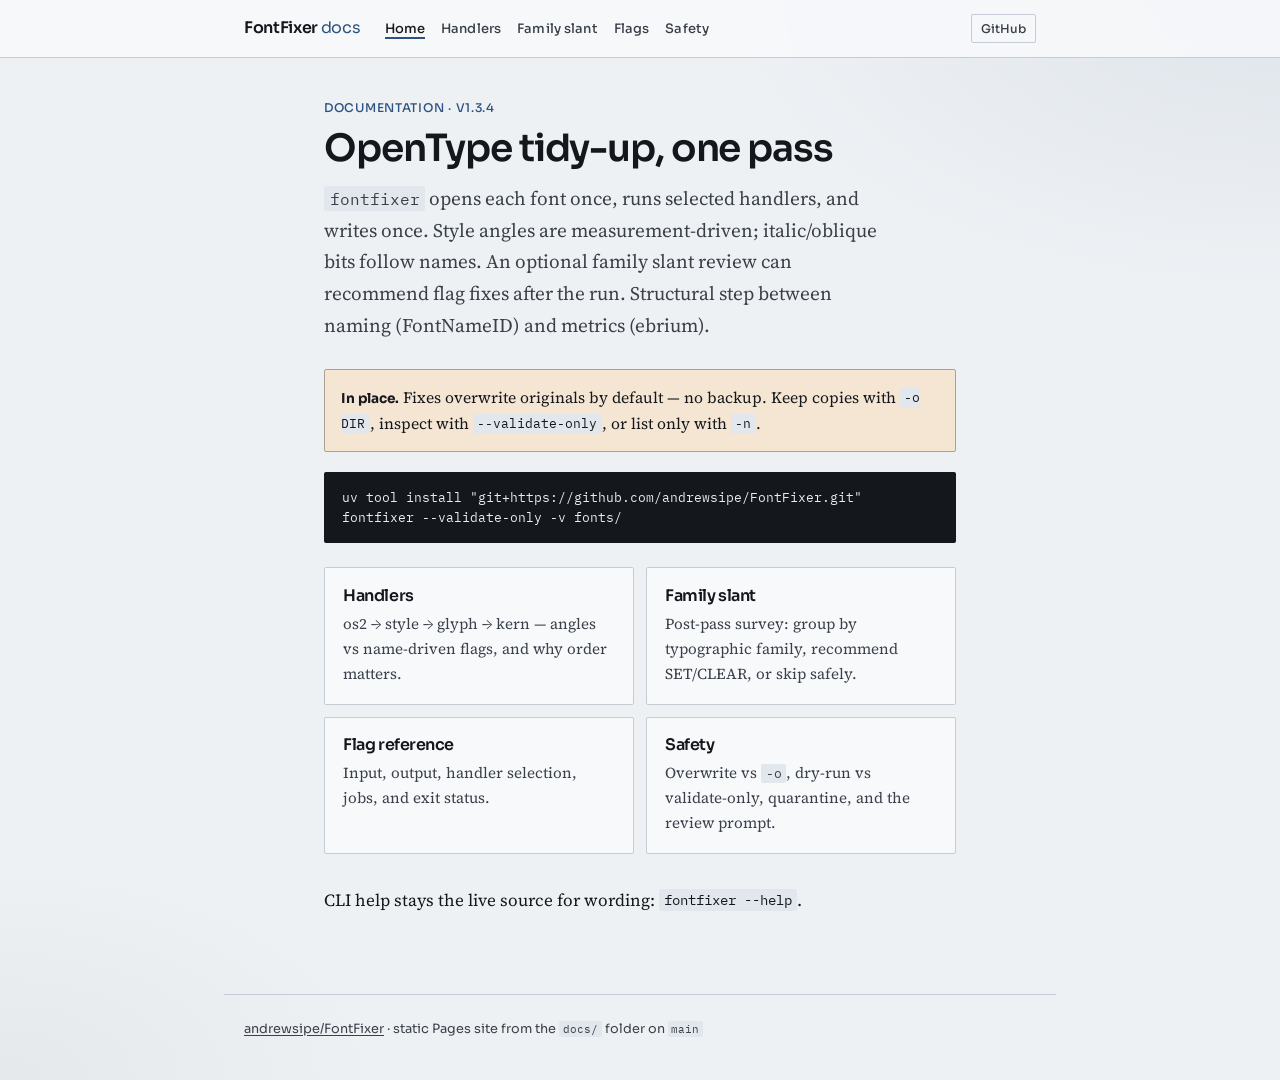
<file: docs/index.html>
<!DOCTYPE html>
<html lang="en">
<head>
  <meta charset="utf-8" />
  <meta name="viewport" content="width=device-width, initial-scale=1" />
  <title>FontFixer docs</title>
  <meta name="description" content="OpenType tidy-up — handlers, family slant review, flags, and safety for fontfixer." />
  <link rel="preconnect" href="https://fonts.googleapis.com" />
  <link rel="preconnect" href="https://fonts.gstatic.com" crossorigin />
  <link href="https://fonts.googleapis.com/css2?family=IBM+Plex+Mono:wght@400;500&family=Sora:wght@400;500;600&family=Source+Serif+4:opsz,wght@8..60,400;8..60,600&display=swap" rel="stylesheet" />
  <link rel="stylesheet" href="styles.css" />
</head>
<body>
  <header class="site-header">
    <div class="site-header-inner">
      <a class="brand" href="index.html">FontFixer <span>docs</span></a>
      <nav class="nav" aria-label="Primary">
        <a href="index.html" aria-current="page">Home</a>
        <a href="handlers.html">Handlers</a>
        <a href="family-slant.html">Family slant</a>
        <a href="flags.html">Flags</a>
        <a href="safety.html">Safety</a>
      </nav>
      <a class="github-link" href="https://github.com/andrewsipe/FontFixer">GitHub</a>
    </div>
  </header>

  <main>
    <p class="meta">Documentation · v1.3.4</p>
    <h1>OpenType tidy-up, one pass</h1>
    <p class="lede">
      <code>fontfixer</code> opens each font once, runs selected handlers, and writes once. Style angles are measurement-driven; italic/oblique bits follow names. An optional family slant review can recommend flag fixes after the run. Structural step between naming (FontNameID) and metrics (ebrium).
    </p>

    <div class="callout warn">
      <strong>In place.</strong> Fixes overwrite originals by default — no backup. Keep copies with <code>-o DIR</code>, inspect with <code>--validate-only</code>, or list only with <code>-n</code>.
    </div>

    <pre><code>uv tool install "git+https://github.com/andrewsipe/FontFixer.git"
fontfixer --validate-only -v fonts/</code></pre>

    <div class="card-grid">
      <a class="card" href="handlers.html">
        <h2>Handlers</h2>
        <p>os2 → style → glyph → kern — angles vs name-driven flags, and why order matters.</p>
      </a>
      <a class="card" href="family-slant.html">
        <h2>Family slant</h2>
        <p>Post-pass survey: group by typographic family, recommend SET/CLEAR, or skip safely.</p>
      </a>
      <a class="card" href="flags.html">
        <h2>Flag reference</h2>
        <p>Input, output, handler selection, jobs, and exit status.</p>
      </a>
      <a class="card" href="safety.html">
        <h2>Safety</h2>
        <p>Overwrite vs <code>-o</code>, dry-run vs validate-only, quarantine, and the review prompt.</p>
      </a>
    </div>

    <p>CLI help stays the live source for wording: <code>fontfixer --help</code>.</p>
  </main>

  <footer class="site-footer">
    <a href="https://github.com/andrewsipe/FontFixer">andrewsipe/FontFixer</a>
    · static Pages site from the <code>docs/</code> folder on <code>main</code>
  </footer>
</body>
</html>
</file>
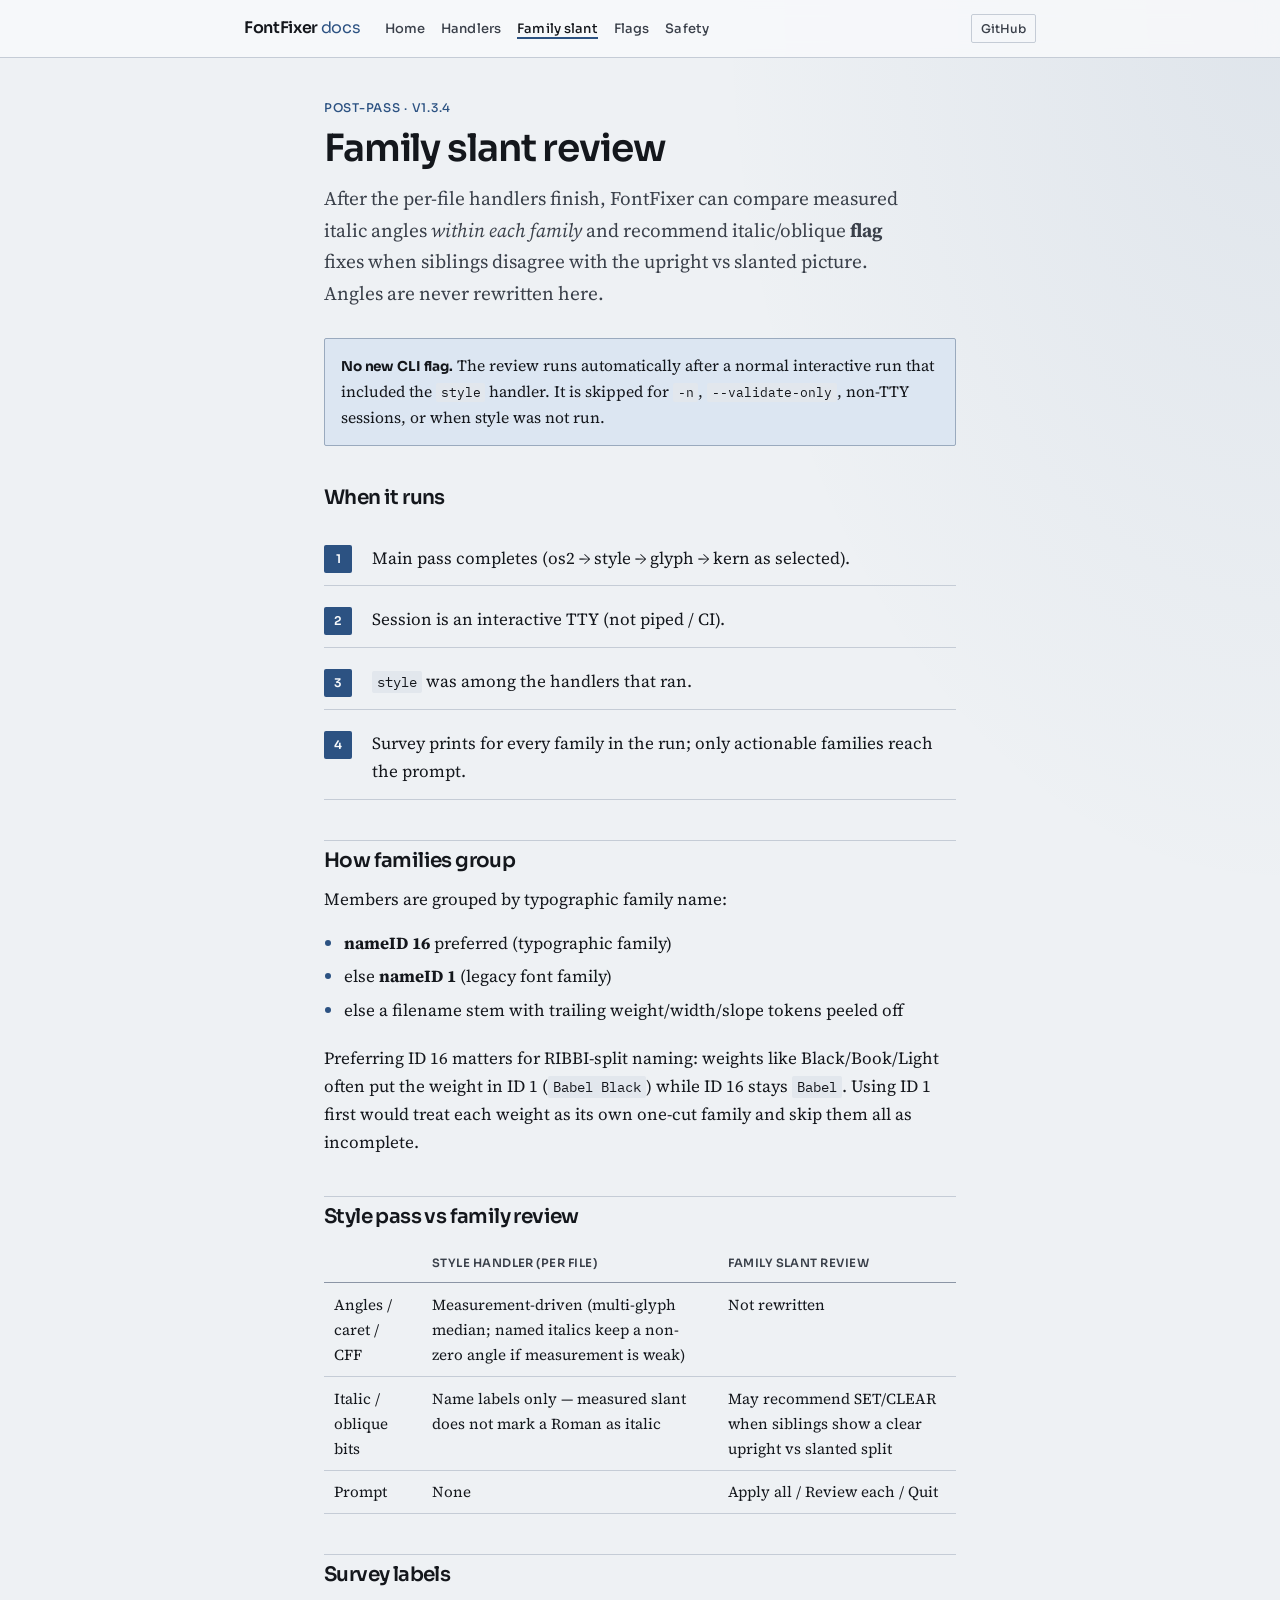
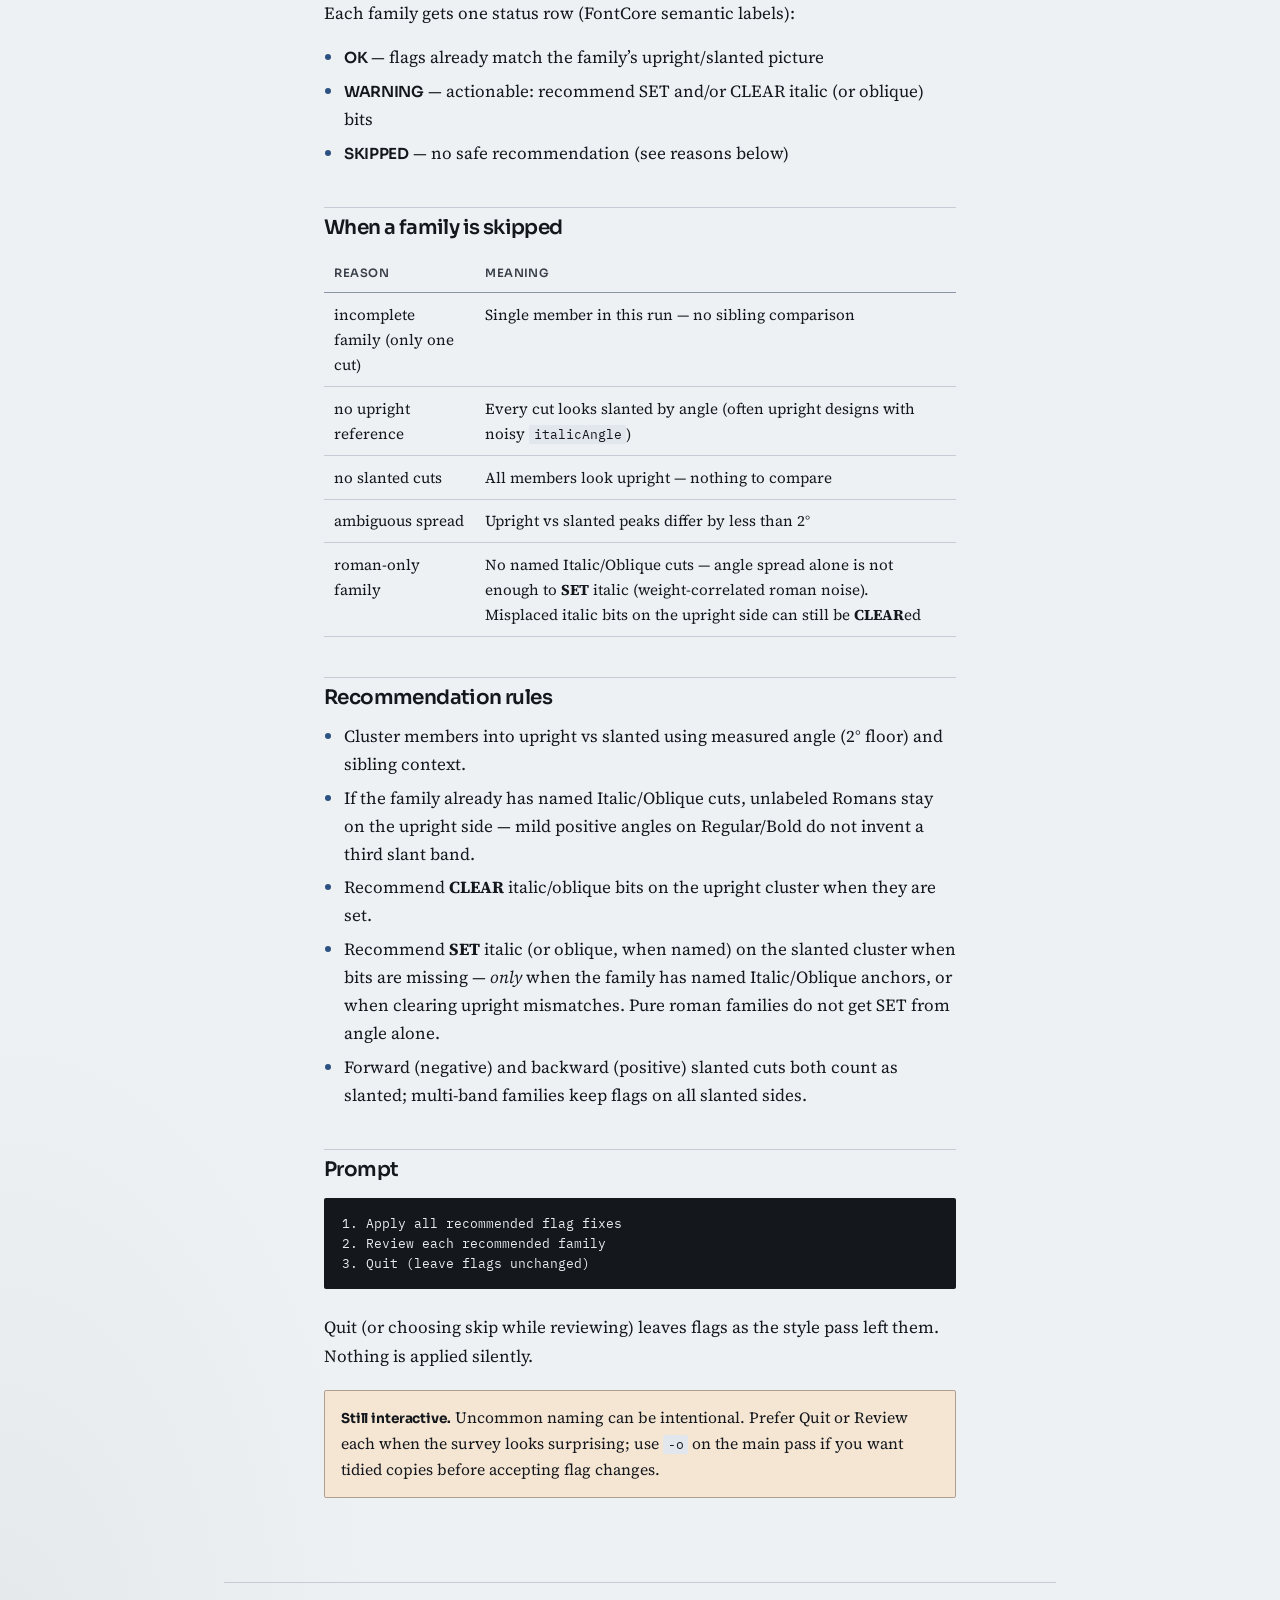
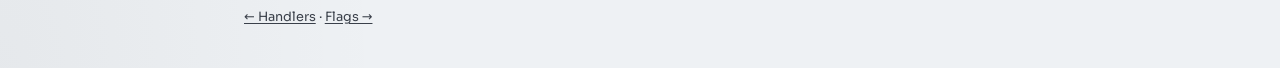
<file: docs/family-slant.html>
<!DOCTYPE html>
<html lang="en">
<head>
  <meta charset="utf-8" />
  <meta name="viewport" content="width=device-width, initial-scale=1" />
  <title>Family slant · FontFixer</title>
  <meta name="description" content="Interactive family slant review — when it runs, how families group, and when flags are recommended." />
  <link rel="preconnect" href="https://fonts.googleapis.com" />
  <link rel="preconnect" href="https://fonts.gstatic.com" crossorigin />
  <link href="https://fonts.googleapis.com/css2?family=IBM+Plex+Mono:wght@400;500&family=Sora:wght@400;500;600&family=Source+Serif+4:opsz,wght@8..60,400;8..60,600&display=swap" rel="stylesheet" />
  <link rel="stylesheet" href="styles.css" />
</head>
<body>
  <header class="site-header">
    <div class="site-header-inner">
      <a class="brand" href="index.html">FontFixer <span>docs</span></a>
      <nav class="nav" aria-label="Primary">
        <a href="index.html">Home</a>
        <a href="handlers.html">Handlers</a>
        <a href="family-slant.html" aria-current="page">Family slant</a>
        <a href="flags.html">Flags</a>
        <a href="safety.html">Safety</a>
      </nav>
      <a class="github-link" href="https://github.com/andrewsipe/FontFixer">GitHub</a>
    </div>
  </header>

  <main>
    <p class="meta">Post-pass · v1.3.4</p>
    <h1>Family slant review</h1>
    <p class="lede">
      After the per-file handlers finish, FontFixer can compare measured italic angles <em>within each family</em> and recommend italic/oblique <strong>flag</strong> fixes when siblings disagree with the upright vs slanted picture. Angles are never rewritten here.
    </p>

    <div class="callout">
      <strong>No new CLI flag.</strong> The review runs automatically after a normal interactive run that included the <code>style</code> handler. It is skipped for <code>-n</code>, <code>--validate-only</code>, non-TTY sessions, or when style was not run.
    </div>

    <h2>When it runs</h2>
    <ol class="steps">
      <li>Main pass completes (os2 → style → glyph → kern as selected).</li>
      <li>Session is an interactive TTY (not piped / CI).</li>
      <li><code>style</code> was among the handlers that ran.</li>
      <li>Survey prints for every family in the run; only actionable families reach the prompt.</li>
    </ol>

    <h2>How families group</h2>
    <p>Members are grouped by typographic family name:</p>
    <ul>
      <li><strong>nameID 16</strong> preferred (typographic family)</li>
      <li>else <strong>nameID 1</strong> (legacy font family)</li>
      <li>else a filename stem with trailing weight/width/slope tokens peeled off</li>
    </ul>
    <p>
      Preferring ID 16 matters for RIBBI-split naming: weights like Black/Book/Light often put the weight in ID 1 (<code>Babel Black</code>) while ID 16 stays <code>Babel</code>. Using ID 1 first would treat each weight as its own one-cut family and skip them all as incomplete.
    </p>

    <h2>Style pass vs family review</h2>
    <table>
      <thead>
        <tr><th></th><th>Style handler (per file)</th><th>Family slant review</th></tr>
      </thead>
      <tbody>
        <tr>
          <td>Angles / caret / CFF</td>
          <td>Measurement-driven (multi-glyph median; named italics keep a non-zero angle if measurement is weak)</td>
          <td>Not rewritten</td>
        </tr>
        <tr>
          <td>Italic / oblique bits</td>
          <td>Name labels only — measured slant does not mark a Roman as italic</td>
          <td>May recommend SET/CLEAR when siblings show a clear upright vs slanted split</td>
        </tr>
        <tr>
          <td>Prompt</td>
          <td>None</td>
          <td>Apply all / Review each / Quit</td>
        </tr>
      </tbody>
    </table>

    <h2>Survey labels</h2>
    <p>Each family gets one status row (FontCore semantic labels):</p>
    <ul>
      <li><span class="term">OK</span> — flags already match the family’s upright/slanted picture</li>
      <li><span class="term">WARNING</span> — actionable: recommend SET and/or CLEAR italic (or oblique) bits</li>
      <li><span class="term">SKIPPED</span> — no safe recommendation (see reasons below)</li>
    </ul>

    <h2>When a family is skipped</h2>
    <table>
      <thead>
        <tr><th>Reason</th><th>Meaning</th></tr>
      </thead>
      <tbody>
        <tr>
          <td>incomplete family (only one cut)</td>
          <td>Single member in this run — no sibling comparison</td>
        </tr>
        <tr>
          <td>no upright reference</td>
          <td>Every cut looks slanted by angle (often upright designs with noisy <code>italicAngle</code>)</td>
        </tr>
        <tr>
          <td>no slanted cuts</td>
          <td>All members look upright — nothing to compare</td>
        </tr>
        <tr>
          <td>ambiguous spread</td>
          <td>Upright vs slanted peaks differ by less than 2°</td>
        </tr>
        <tr>
          <td>roman-only family</td>
          <td>No named Italic/Oblique cuts — angle spread alone is not enough to <strong>SET</strong> italic (weight-correlated roman noise). Misplaced italic bits on the upright side can still be <strong>CLEAR</strong>ed</td>
        </tr>
      </tbody>
    </table>

    <h2>Recommendation rules</h2>
    <ul>
      <li>Cluster members into upright vs slanted using measured angle (2° floor) and sibling context.</li>
      <li>If the family already has named Italic/Oblique cuts, unlabeled Romans stay on the upright side — mild positive angles on Regular/Bold do not invent a third slant band.</li>
      <li>Recommend <strong>CLEAR</strong> italic/oblique bits on the upright cluster when they are set.</li>
      <li>Recommend <strong>SET</strong> italic (or oblique, when named) on the slanted cluster when bits are missing — <em>only</em> when the family has named Italic/Oblique anchors, or when clearing upright mismatches. Pure roman families do not get SET from angle alone.</li>
      <li>Forward (negative) and backward (positive) slanted cuts both count as slanted; multi-band families keep flags on all slanted sides.</li>
    </ul>

    <h2>Prompt</h2>
    <pre><code>1. Apply all recommended flag fixes
2. Review each recommended family
3. Quit (leave flags unchanged)</code></pre>
    <p>Quit (or choosing skip while reviewing) leaves flags as the style pass left them. Nothing is applied silently.</p>

    <div class="callout warn">
      <strong>Still interactive.</strong> Uncommon naming can be intentional. Prefer Quit or Review each when the survey looks surprising; use <code>-o</code> on the main pass if you want tidied copies before accepting flag changes.
    </div>
  </main>

  <footer class="site-footer">
    <a href="handlers.html">← Handlers</a>
    · <a href="flags.html">Flags →</a>
  </footer>
</body>
</html>
</file>
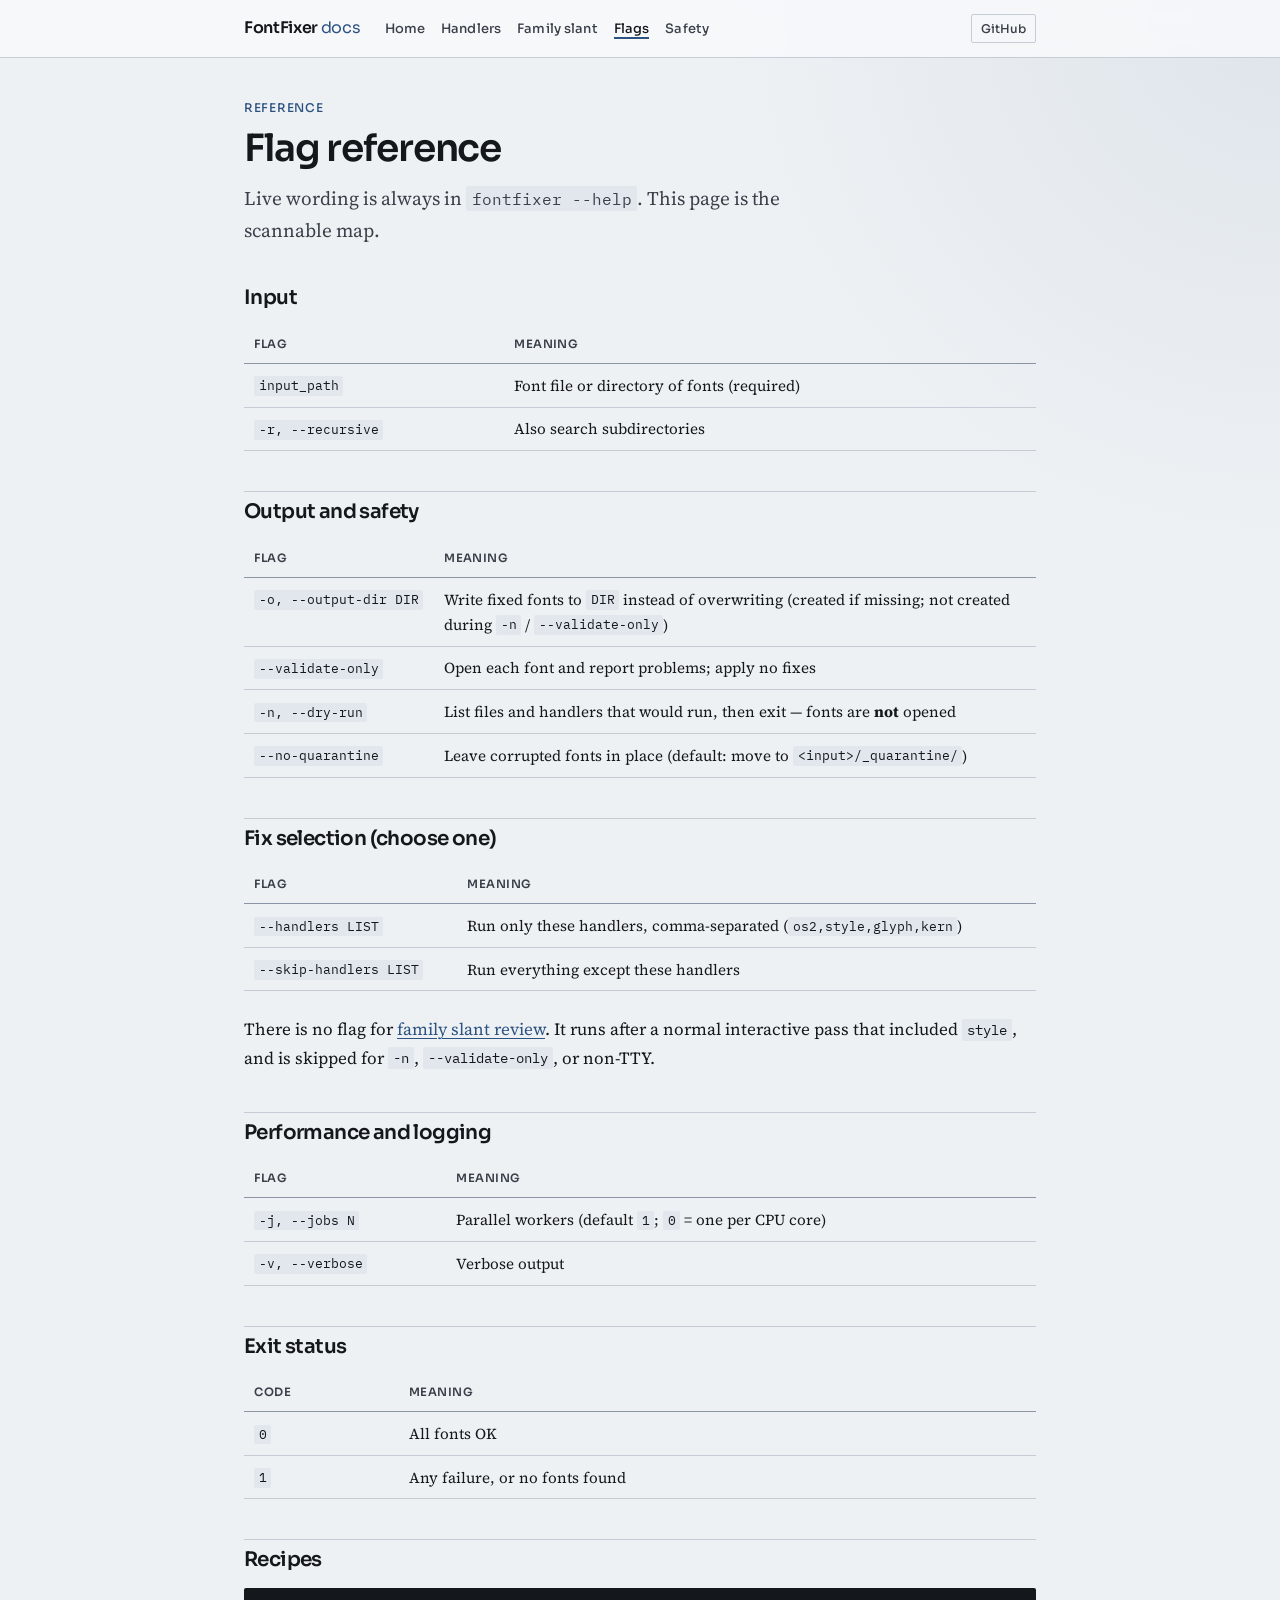
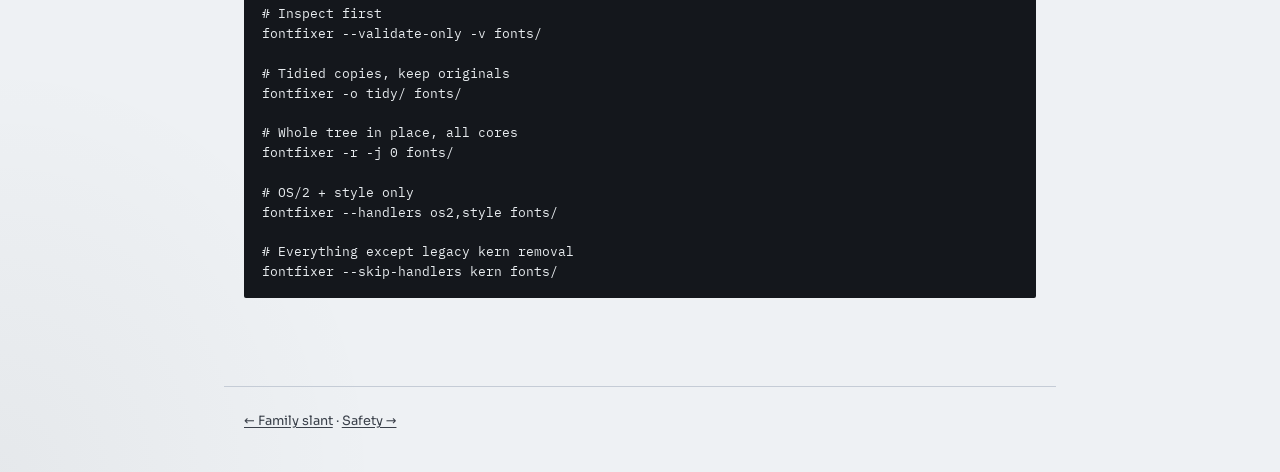
<file: docs/flags.html>
<!DOCTYPE html>
<html lang="en">
<head>
  <meta charset="utf-8" />
  <meta name="viewport" content="width=device-width, initial-scale=1" />
  <title>Flags · FontFixer</title>
  <link rel="preconnect" href="https://fonts.googleapis.com" />
  <link rel="preconnect" href="https://fonts.gstatic.com" crossorigin />
  <link href="https://fonts.googleapis.com/css2?family=IBM+Plex+Mono:wght@400;500&family=Sora:wght@400;500;600&family=Source+Serif+4:opsz,wght@8..60,400;8..60,600&display=swap" rel="stylesheet" />
  <link rel="stylesheet" href="styles.css" />
</head>
<body>
  <header class="site-header">
    <div class="site-header-inner">
      <a class="brand" href="index.html">FontFixer <span>docs</span></a>
      <nav class="nav" aria-label="Primary">
        <a href="index.html">Home</a>
        <a href="handlers.html">Handlers</a>
        <a href="family-slant.html">Family slant</a>
        <a href="flags.html" aria-current="page">Flags</a>
        <a href="safety.html">Safety</a>
      </nav>
      <a class="github-link" href="https://github.com/andrewsipe/FontFixer">GitHub</a>
    </div>
  </header>

  <main class="wide">
    <p class="meta">Reference</p>
    <h1>Flag reference</h1>
    <p class="lede">Live wording is always in <code>fontfixer --help</code>. This page is the scannable map.</p>

    <h2>Input</h2>
    <table>
      <thead>
        <tr><th>Flag</th><th>Meaning</th></tr>
      </thead>
      <tbody>
        <tr><td><code>input_path</code></td><td>Font file or directory of fonts (required)</td></tr>
        <tr><td><code>-r, --recursive</code></td><td>Also search subdirectories</td></tr>
      </tbody>
    </table>

    <h2>Output and safety</h2>
    <table>
      <thead>
        <tr><th>Flag</th><th>Meaning</th></tr>
      </thead>
      <tbody>
        <tr><td><code>-o, --output-dir DIR</code></td><td>Write fixed fonts to <code>DIR</code> instead of overwriting (created if missing; not created during <code>-n</code> / <code>--validate-only</code>)</td></tr>
        <tr><td><code>--validate-only</code></td><td>Open each font and report problems; apply no fixes</td></tr>
        <tr><td><code>-n, --dry-run</code></td><td>List files and handlers that would run, then exit — fonts are <strong>not</strong> opened</td></tr>
        <tr><td><code>--no-quarantine</code></td><td>Leave corrupted fonts in place (default: move to <code>&lt;input&gt;/_quarantine/</code>)</td></tr>
      </tbody>
    </table>

    <h2>Fix selection (choose one)</h2>
    <table>
      <thead>
        <tr><th>Flag</th><th>Meaning</th></tr>
      </thead>
      <tbody>
        <tr><td><code>--handlers LIST</code></td><td>Run only these handlers, comma-separated (<code>os2,style,glyph,kern</code>)</td></tr>
        <tr><td><code>--skip-handlers LIST</code></td><td>Run everything except these handlers</td></tr>
      </tbody>
    </table>
    <p>
      There is no flag for <a href="family-slant.html">family slant review</a>. It runs after a normal interactive pass that included <code>style</code>, and is skipped for <code>-n</code>, <code>--validate-only</code>, or non-TTY.
    </p>

    <h2>Performance and logging</h2>
    <table>
      <thead>
        <tr><th>Flag</th><th>Meaning</th></tr>
      </thead>
      <tbody>
        <tr><td><code>-j, --jobs N</code></td><td>Parallel workers (default <code>1</code>; <code>0</code> = one per CPU core)</td></tr>
        <tr><td><code>-v, --verbose</code></td><td>Verbose output</td></tr>
      </tbody>
    </table>

    <h2>Exit status</h2>
    <table>
      <thead>
        <tr><th>Code</th><th>Meaning</th></tr>
      </thead>
      <tbody>
        <tr><td><code>0</code></td><td>All fonts OK</td></tr>
        <tr><td><code>1</code></td><td>Any failure, or no fonts found</td></tr>
      </tbody>
    </table>

    <h2>Recipes</h2>
    <pre><code># Inspect first
fontfixer --validate-only -v fonts/

# Tidied copies, keep originals
fontfixer -o tidy/ fonts/

# Whole tree in place, all cores
fontfixer -r -j 0 fonts/

# OS/2 + style only
fontfixer --handlers os2,style fonts/

# Everything except legacy kern removal
fontfixer --skip-handlers kern fonts/</code></pre>
  </main>

  <footer class="site-footer">
    <a href="family-slant.html">← Family slant</a>
    · <a href="safety.html">Safety →</a>
  </footer>
</body>
</html>
</file>
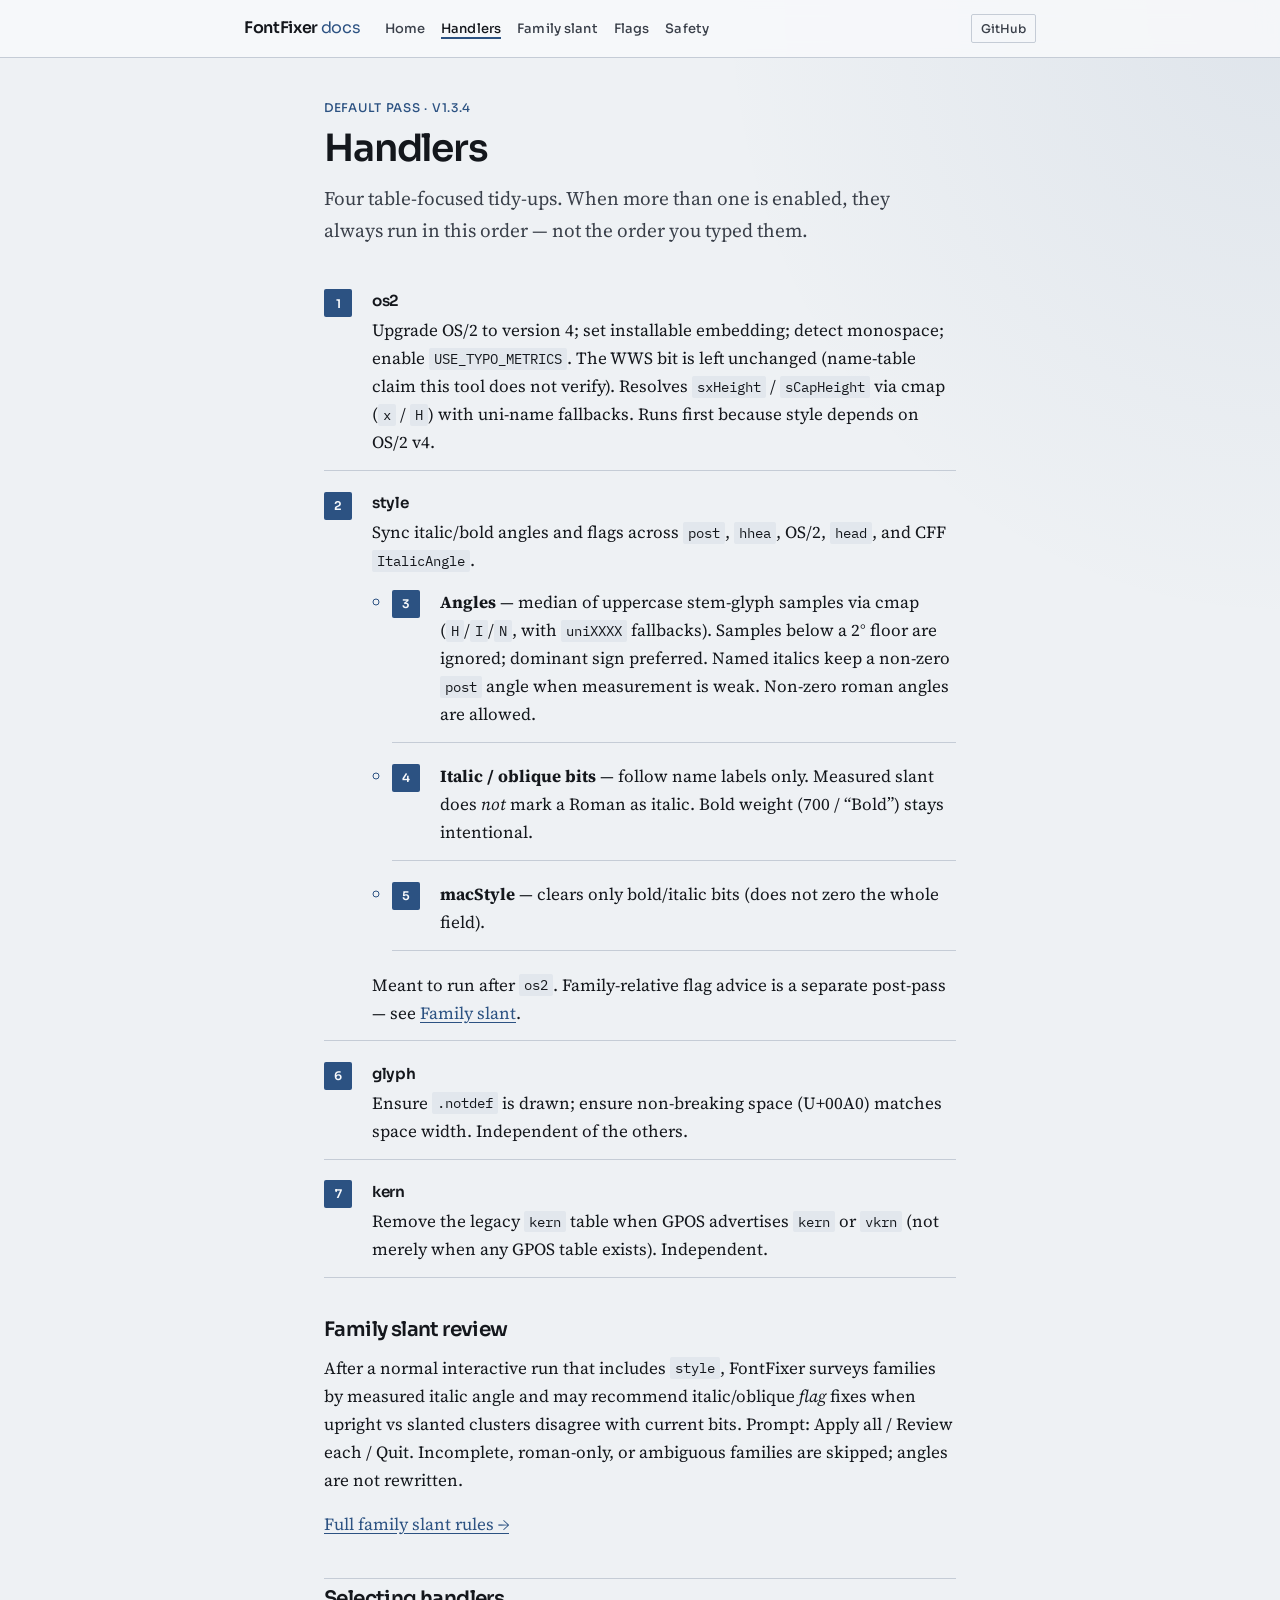
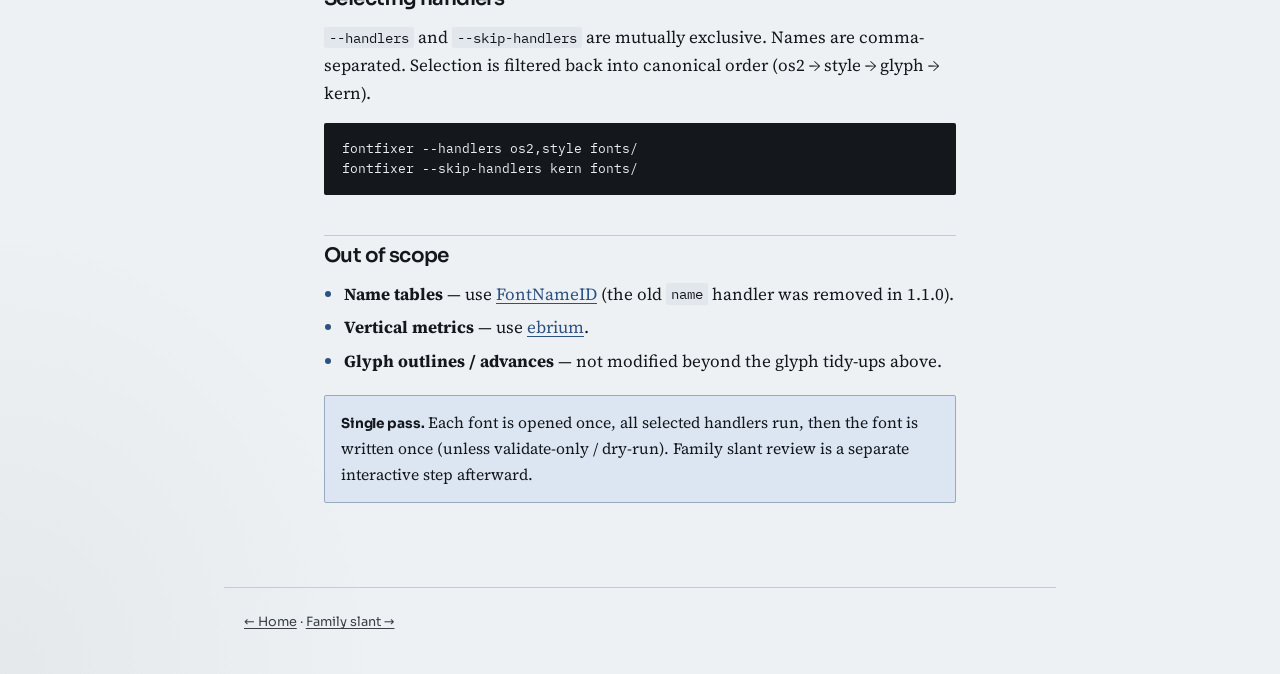
<file: docs/handlers.html>
<!DOCTYPE html>
<html lang="en">
<head>
  <meta charset="utf-8" />
  <meta name="viewport" content="width=device-width, initial-scale=1" />
  <title>Handlers · FontFixer</title>
  <link rel="preconnect" href="https://fonts.googleapis.com" />
  <link rel="preconnect" href="https://fonts.gstatic.com" crossorigin />
  <link href="https://fonts.googleapis.com/css2?family=IBM+Plex+Mono:wght@400;500&family=Sora:wght@400;500;600&family=Source+Serif+4:opsz,wght@8..60,400;8..60,600&display=swap" rel="stylesheet" />
  <link rel="stylesheet" href="styles.css" />
</head>
<body>
  <header class="site-header">
    <div class="site-header-inner">
      <a class="brand" href="index.html">FontFixer <span>docs</span></a>
      <nav class="nav" aria-label="Primary">
        <a href="index.html">Home</a>
        <a href="handlers.html" aria-current="page">Handlers</a>
        <a href="family-slant.html">Family slant</a>
        <a href="flags.html">Flags</a>
        <a href="safety.html">Safety</a>
      </nav>
      <a class="github-link" href="https://github.com/andrewsipe/FontFixer">GitHub</a>
    </div>
  </header>

  <main>
    <p class="meta">Default pass · v1.3.4</p>
    <h1>Handlers</h1>
    <p class="lede">Four table-focused tidy-ups. When more than one is enabled, they always run in this order — not the order you typed them.</p>

    <ol class="steps">
      <li>
        <span class="term">os2</span>
        Upgrade OS/2 to version 4; set installable embedding; detect monospace; enable <code>USE_TYPO_METRICS</code>. The WWS bit is left unchanged (name-table claim this tool does not verify). Resolves <code>sxHeight</code> / <code>sCapHeight</code> via cmap (<code>x</code> / <code>H</code>) with uni-name fallbacks. Runs first because style depends on OS/2 v4.
      </li>
      <li>
        <span class="term">style</span>
        Sync italic/bold angles and flags across <code>post</code>, <code>hhea</code>, OS/2, <code>head</code>, and CFF <code>ItalicAngle</code>.
        <ul>
          <li><strong>Angles</strong> — median of uppercase stem-glyph samples via cmap (<code>H</code>/<code>I</code>/<code>N</code>, with <code>uniXXXX</code> fallbacks). Samples below a 2° floor are ignored; dominant sign preferred. Named italics keep a non-zero <code>post</code> angle when measurement is weak. Non-zero roman angles are allowed.</li>
          <li><strong>Italic / oblique bits</strong> — follow name labels only. Measured slant does <em>not</em> mark a Roman as italic. Bold weight (700 / “Bold”) stays intentional.</li>
          <li><strong>macStyle</strong> — clears only bold/italic bits (does not zero the whole field).</li>
        </ul>
        Meant to run after <code>os2</code>. Family-relative flag advice is a separate post-pass — see <a href="family-slant.html">Family slant</a>.
      </li>
      <li>
        <span class="term">glyph</span>
        Ensure <code>.notdef</code> is drawn; ensure non-breaking space (U+00A0) matches space width. Independent of the others.
      </li>
      <li>
        <span class="term">kern</span>
        Remove the legacy <code>kern</code> table when GPOS advertises <code>kern</code> or <code>vkrn</code> (not merely when any GPOS table exists). Independent.
      </li>
    </ol>

    <h2>Family slant review</h2>
    <p>
      After a normal interactive run that includes <code>style</code>, FontFixer surveys families by measured italic angle and may recommend italic/oblique <em>flag</em> fixes when upright vs slanted clusters disagree with current bits. Prompt: Apply all / Review each / Quit. Incomplete, roman-only, or ambiguous families are skipped; angles are not rewritten.
    </p>
    <p><a href="family-slant.html">Full family slant rules →</a></p>

    <h2>Selecting handlers</h2>
    <p><code>--handlers</code> and <code>--skip-handlers</code> are mutually exclusive. Names are comma-separated. Selection is filtered back into canonical order (os2 → style → glyph → kern).</p>
    <pre><code>fontfixer --handlers os2,style fonts/
fontfixer --skip-handlers kern fonts/</code></pre>

    <h2>Out of scope</h2>
    <ul>
      <li><strong>Name tables</strong> — use <a href="https://github.com/andrewsipe/FontNameID">FontNameID</a> (the old <code>name</code> handler was removed in 1.1.0).</li>
      <li><strong>Vertical metrics</strong> — use <a href="https://andrewsipe.github.io/ebrium/">ebrium</a>.</li>
      <li><strong>Glyph outlines / advances</strong> — not modified beyond the glyph tidy-ups above.</li>
    </ul>

    <div class="callout">
      <strong>Single pass.</strong> Each font is opened once, all selected handlers run, then the font is written once (unless validate-only / dry-run). Family slant review is a separate interactive step afterward.
    </div>
  </main>

  <footer class="site-footer">
    <a href="index.html">← Home</a>
    · <a href="family-slant.html">Family slant →</a>
  </footer>
</body>
</html>
</file>
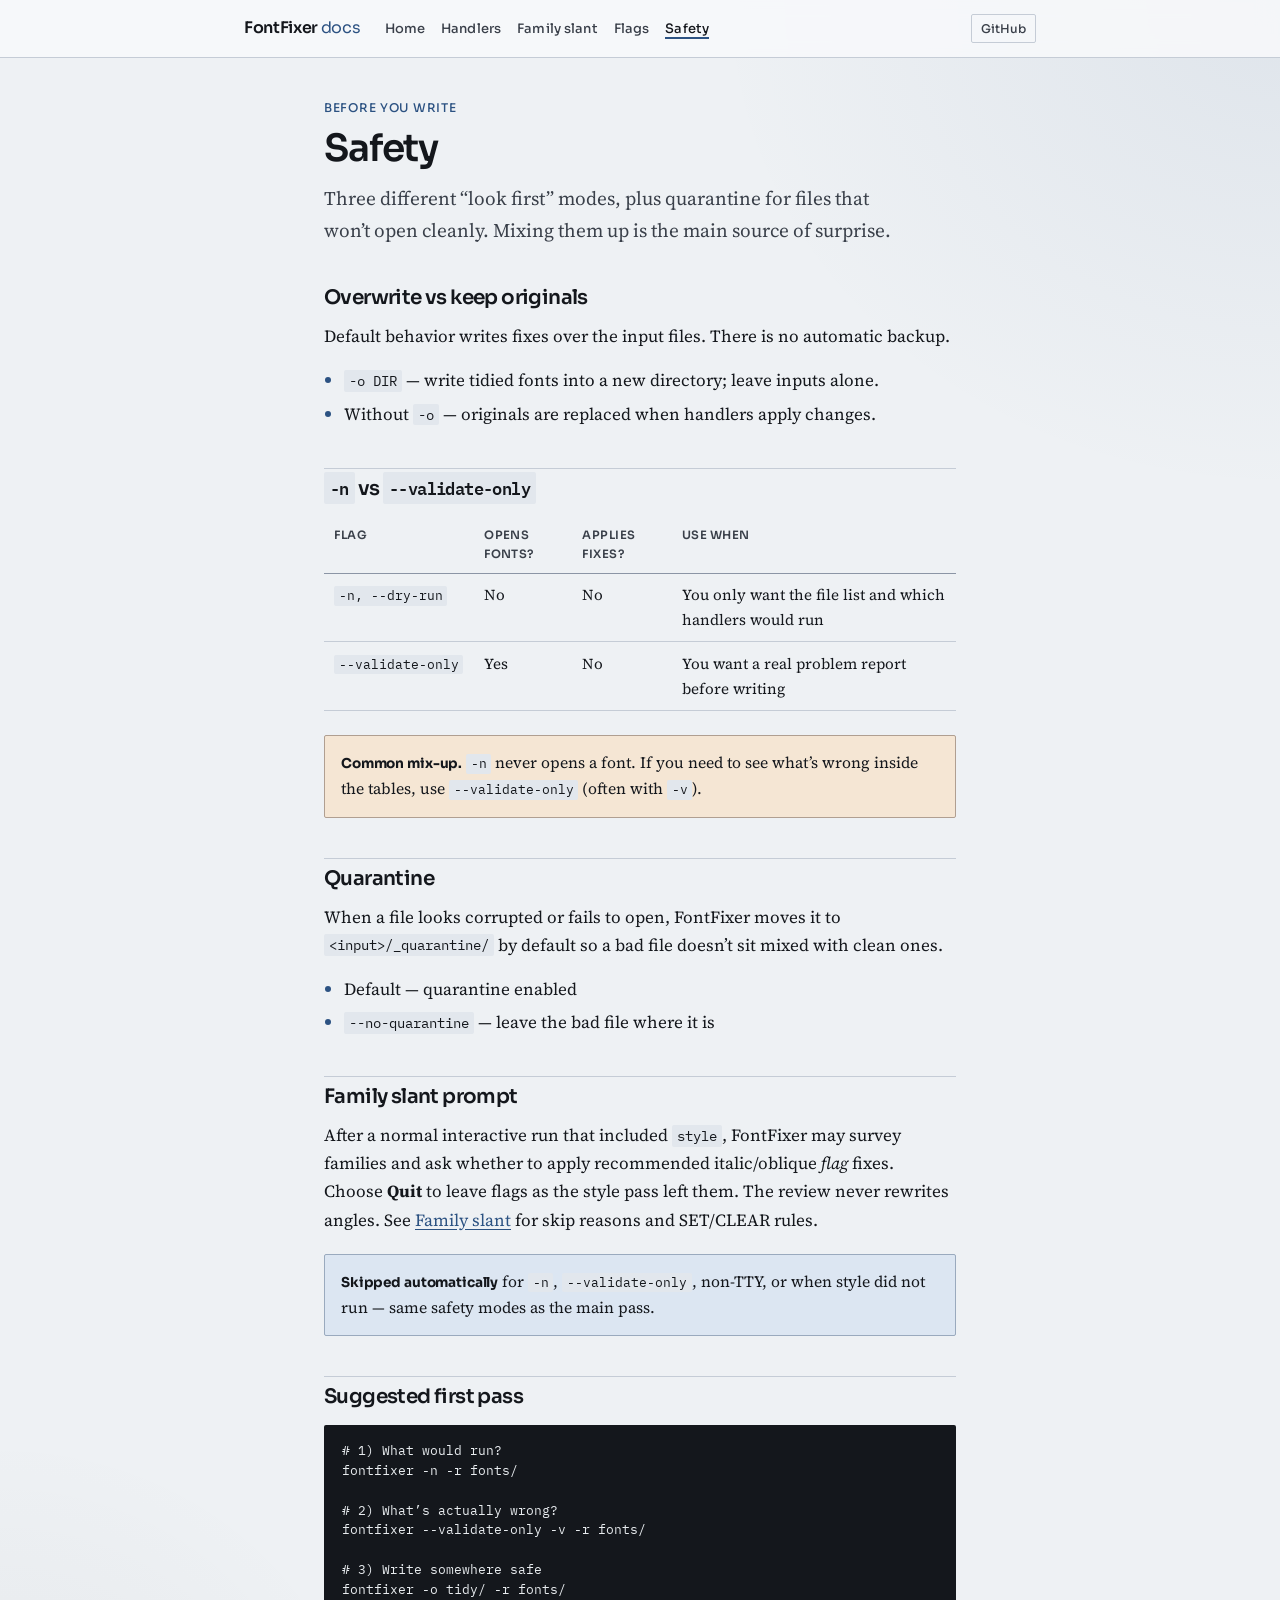
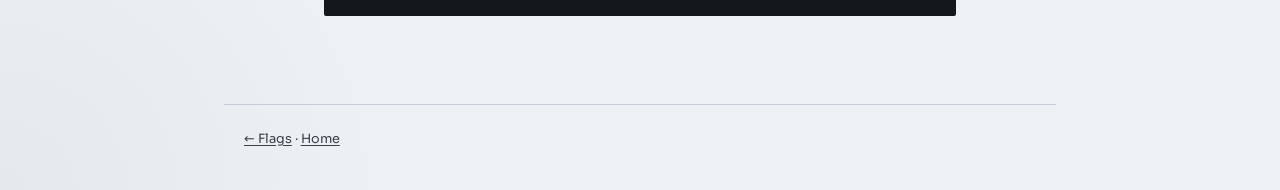
<file: docs/safety.html>
<!DOCTYPE html>
<html lang="en">
<head>
  <meta charset="utf-8" />
  <meta name="viewport" content="width=device-width, initial-scale=1" />
  <title>Safety · FontFixer</title>
  <link rel="preconnect" href="https://fonts.googleapis.com" />
  <link rel="preconnect" href="https://fonts.gstatic.com" crossorigin />
  <link href="https://fonts.googleapis.com/css2?family=IBM+Plex+Mono:wght@400;500&family=Sora:wght@400;500;600&family=Source+Serif+4:opsz,wght@8..60,400;8..60,600&display=swap" rel="stylesheet" />
  <link rel="stylesheet" href="styles.css" />
</head>
<body>
  <header class="site-header">
    <div class="site-header-inner">
      <a class="brand" href="index.html">FontFixer <span>docs</span></a>
      <nav class="nav" aria-label="Primary">
        <a href="index.html">Home</a>
        <a href="handlers.html">Handlers</a>
        <a href="family-slant.html">Family slant</a>
        <a href="flags.html">Flags</a>
        <a href="safety.html" aria-current="page">Safety</a>
      </nav>
      <a class="github-link" href="https://github.com/andrewsipe/FontFixer">GitHub</a>
    </div>
  </header>

  <main>
    <p class="meta">Before you write</p>
    <h1>Safety</h1>
    <p class="lede">Three different “look first” modes, plus quarantine for files that won’t open cleanly. Mixing them up is the main source of surprise.</p>

    <h2>Overwrite vs keep originals</h2>
    <p>Default behavior writes fixes over the input files. There is no automatic backup.</p>
    <ul>
      <li><code>-o DIR</code> — write tidied fonts into a new directory; leave inputs alone.</li>
      <li>Without <code>-o</code> — originals are replaced when handlers apply changes.</li>
    </ul>

    <h2><code>-n</code> vs <code>--validate-only</code></h2>
    <table>
      <thead>
        <tr><th>Flag</th><th>Opens fonts?</th><th>Applies fixes?</th><th>Use when</th></tr>
      </thead>
      <tbody>
        <tr>
          <td><code>-n, --dry-run</code></td>
          <td>No</td>
          <td>No</td>
          <td>You only want the file list and which handlers would run</td>
        </tr>
        <tr>
          <td><code>--validate-only</code></td>
          <td>Yes</td>
          <td>No</td>
          <td>You want a real problem report before writing</td>
        </tr>
      </tbody>
    </table>
    <div class="callout warn">
      <strong>Common mix-up.</strong> <code>-n</code> never opens a font. If you need to see what’s wrong inside the tables, use <code>--validate-only</code> (often with <code>-v</code>).
    </div>

    <h2>Quarantine</h2>
    <p>When a file looks corrupted or fails to open, FontFixer moves it to <code>&lt;input&gt;/_quarantine/</code> by default so a bad file doesn’t sit mixed with clean ones.</p>
    <ul>
      <li>Default — quarantine enabled</li>
      <li><code>--no-quarantine</code> — leave the bad file where it is</li>
    </ul>

    <h2>Family slant prompt</h2>
    <p>
      After a normal interactive run that included <code>style</code>, FontFixer may survey families and ask whether to apply recommended italic/oblique <em>flag</em> fixes. Choose <strong>Quit</strong> to leave flags as the style pass left them. The review never rewrites angles. See <a href="family-slant.html">Family slant</a> for skip reasons and SET/CLEAR rules.
    </p>
    <div class="callout">
      <strong>Skipped automatically</strong> for <code>-n</code>, <code>--validate-only</code>, non-TTY, or when style did not run — same safety modes as the main pass.
    </div>

    <h2>Suggested first pass</h2>
    <pre><code># 1) What would run?
fontfixer -n -r fonts/

# 2) What’s actually wrong?
fontfixer --validate-only -v -r fonts/

# 3) Write somewhere safe
fontfixer -o tidy/ -r fonts/</code></pre>
  </main>

  <footer class="site-footer">
    <a href="flags.html">← Flags</a>
    · <a href="index.html">Home</a>
  </footer>
</body>
</html>
</file>
<file: docs/styles.css>
/* FontFixer docs — toolbench / tidy-up reference
   Sibling layout to ebrium docs; steel accent instead of verdigris. */

:root {
  --ink: #14171c;
  --ink-soft: #3a404a;
  --paper: #eef1f4;
  --paper-raised: #f7f9fb;
  --rule: #c5ccd6;
  --rule-strong: #8b95a5;
  --accent: #2c5282;
  --accent-soft: #dce6f2;
  --warn: #8a4b12;
  --warn-bg: #f5e6d4;
  --code-bg: #e2e7ed;
  --mono: "IBM Plex Mono", ui-monospace, monospace;
  --sans: "Sora", system-ui, sans-serif;
  --serif: "Source Serif 4", Georgia, serif;
  --max: 42rem;
  --wide: 52rem;
}

*,
*::before,
*::after {
  box-sizing: border-box;
}

html {
  scroll-behavior: smooth;
}

body {
  margin: 0;
  min-height: 100vh;
  color: var(--ink);
  background:
    radial-gradient(ellipse 80% 50% at 100% 0%, rgba(44, 82, 130, 0.08), transparent 55%),
    radial-gradient(ellipse 60% 40% at 0% 100%, rgba(20, 23, 28, 0.04), transparent 50%),
    var(--paper);
  font-family: var(--serif);
  font-size: 1.0625rem;
  line-height: 1.65;
  -webkit-font-smoothing: antialiased;
}

a {
  color: var(--accent);
  text-underline-offset: 0.15em;
}

a:hover {
  color: var(--ink);
}

.site-header {
  position: sticky;
  top: 0;
  z-index: 20;
  border-bottom: 1px solid var(--rule);
  background: color-mix(in srgb, var(--paper-raised) 88%, transparent);
  backdrop-filter: blur(10px);
}

.site-header-inner {
  max-width: var(--wide);
  margin: 0 auto;
  padding: 0.85rem 1.25rem;
  display: flex;
  flex-wrap: wrap;
  align-items: baseline;
  gap: 0.75rem 1.5rem;
}

.brand {
  font-family: var(--sans);
  font-weight: 600;
  font-size: 1rem;
  letter-spacing: -0.02em;
  color: var(--ink);
  text-decoration: none;
}

.brand span {
  color: var(--accent);
  font-weight: 400;
}

.nav {
  display: flex;
  flex-wrap: wrap;
  gap: 0.35rem 1rem;
  font-family: var(--sans);
  font-size: 0.8125rem;
  font-weight: 500;
  letter-spacing: 0.01em;
}

.nav a {
  color: var(--ink-soft);
  text-decoration: none;
}

.nav a:hover,
.nav a[aria-current="page"] {
  color: var(--ink);
}

.nav a[aria-current="page"] {
  box-shadow: inset 0 -2px 0 var(--accent);
}

.github-link {
  margin-left: auto;
  font-family: var(--sans);
  font-size: 0.75rem;
  font-weight: 500;
  color: var(--ink-soft);
  text-decoration: none;
  border: 1px solid var(--rule);
  padding: 0.25rem 0.55rem;
  border-radius: 2px;
}

.github-link:hover {
  border-color: var(--ink);
  color: var(--ink);
}

main {
  max-width: var(--max);
  margin: 0 auto;
  padding: 2.5rem 1.25rem 4rem;
}

main.wide {
  max-width: var(--wide);
}

h1,
h2,
h3 {
  font-family: var(--sans);
  font-weight: 600;
  letter-spacing: -0.03em;
  line-height: 1.2;
  color: var(--ink);
}

h1 {
  font-size: clamp(1.85rem, 4vw, 2.35rem);
  margin: 0 0 0.75rem;
}

h2 {
  font-size: 1.25rem;
  margin: 2.5rem 0 0.75rem;
  padding-top: 0.5rem;
  border-top: 1px solid var(--rule);
}

h2:first-of-type {
  border-top: none;
  padding-top: 0;
}

h3 {
  font-size: 1.05rem;
  margin: 1.75rem 0 0.5rem;
}

.lede {
  font-size: 1.2rem;
  color: var(--ink-soft);
  margin: 0 0 1.75rem;
  max-width: 36rem;
}

.meta {
  font-family: var(--sans);
  font-size: 0.75rem;
  font-weight: 500;
  letter-spacing: 0.06em;
  text-transform: uppercase;
  color: var(--accent);
  margin: 0 0 0.5rem;
}

p {
  margin: 0 0 1rem;
}

ul,
ol {
  margin: 0 0 1.25rem;
  padding-left: 1.25rem;
}

li {
  margin-bottom: 0.35rem;
}

li::marker {
  color: var(--accent);
}

.card-grid {
  display: grid;
  gap: 0.75rem;
  margin: 1.5rem 0 2rem;
}

@media (min-width: 640px) {
  .card-grid {
    grid-template-columns: 1fr 1fr;
  }
}

.card {
  display: block;
  padding: 1.1rem 1.15rem;
  background: var(--paper-raised);
  border: 1px solid var(--rule);
  border-radius: 2px;
  text-decoration: none;
  color: inherit;
  transition: border-color 0.15s ease, transform 0.15s ease;
}

.card:hover {
  border-color: var(--accent);
  transform: translateY(-1px);
  color: inherit;
}

.card h2 {
  font-size: 1rem;
  margin: 0 0 0.35rem;
  border: none;
  padding: 0;
}

.card p {
  margin: 0;
  font-size: 0.95rem;
  color: var(--ink-soft);
}

.callout {
  margin: 1.25rem 0;
  padding: 0.9rem 1rem;
  background: var(--accent-soft);
  border: 1px solid color-mix(in srgb, var(--accent) 28%, var(--rule));
  border-radius: 2px;
  font-size: 0.98rem;
}

.callout.warn {
  background: var(--warn-bg);
  border-color: color-mix(in srgb, var(--warn) 35%, var(--rule));
}

.callout strong {
  font-family: var(--sans);
  font-size: 0.85rem;
  letter-spacing: -0.01em;
}

code,
kbd {
  font-family: var(--mono);
  font-size: 0.84em;
  background: var(--code-bg);
  padding: 0.1em 0.35em;
  border-radius: 2px;
}

pre {
  margin: 1rem 0 1.5rem;
  padding: 1rem 1.1rem;
  overflow-x: auto;
  background: var(--ink);
  color: #e8ecef;
  border-radius: 2px;
  font-family: var(--mono);
  font-size: 0.8rem;
  line-height: 1.55;
}

pre code {
  background: none;
  padding: 0;
  color: inherit;
  font-size: inherit;
}

table {
  width: 100%;
  border-collapse: collapse;
  margin: 1rem 0 1.5rem;
  font-size: 0.95rem;
}

th,
td {
  text-align: left;
  vertical-align: top;
  padding: 0.55rem 0.65rem;
  border-bottom: 1px solid var(--rule);
}

th {
  font-family: var(--sans);
  font-size: 0.72rem;
  font-weight: 600;
  letter-spacing: 0.04em;
  text-transform: uppercase;
  color: var(--ink-soft);
  border-bottom-color: var(--rule-strong);
}

td code {
  white-space: nowrap;
}

.term {
  font-family: var(--sans);
  font-weight: 600;
  font-size: 0.95rem;
  letter-spacing: -0.02em;
}

.site-footer {
  max-width: var(--wide);
  margin: 0 auto;
  padding: 1.5rem 1.25rem 2.5rem;
  border-top: 1px solid var(--rule);
  font-family: var(--sans);
  font-size: 0.8rem;
  color: var(--ink-soft);
}

.site-footer a {
  color: var(--ink-soft);
}

.steps {
  counter-reset: step;
  list-style: none;
  padding: 0;
  margin: 1.25rem 0 1.75rem;
}

.steps li {
  counter-increment: step;
  position: relative;
  padding: 0.85rem 0 0.85rem 3rem;
  border-bottom: 1px solid var(--rule);
}

.steps li::before {
  content: counter(step);
  position: absolute;
  left: 0;
  top: 0.95rem;
  width: 1.75rem;
  height: 1.75rem;
  display: flex;
  align-items: center;
  justify-content: center;
  font-family: var(--sans);
  font-size: 0.75rem;
  font-weight: 600;
  color: var(--paper-raised);
  background: var(--accent);
  border-radius: 2px;
}

.steps .term {
  display: block;
  margin-bottom: 0.2rem;
}
</file>
